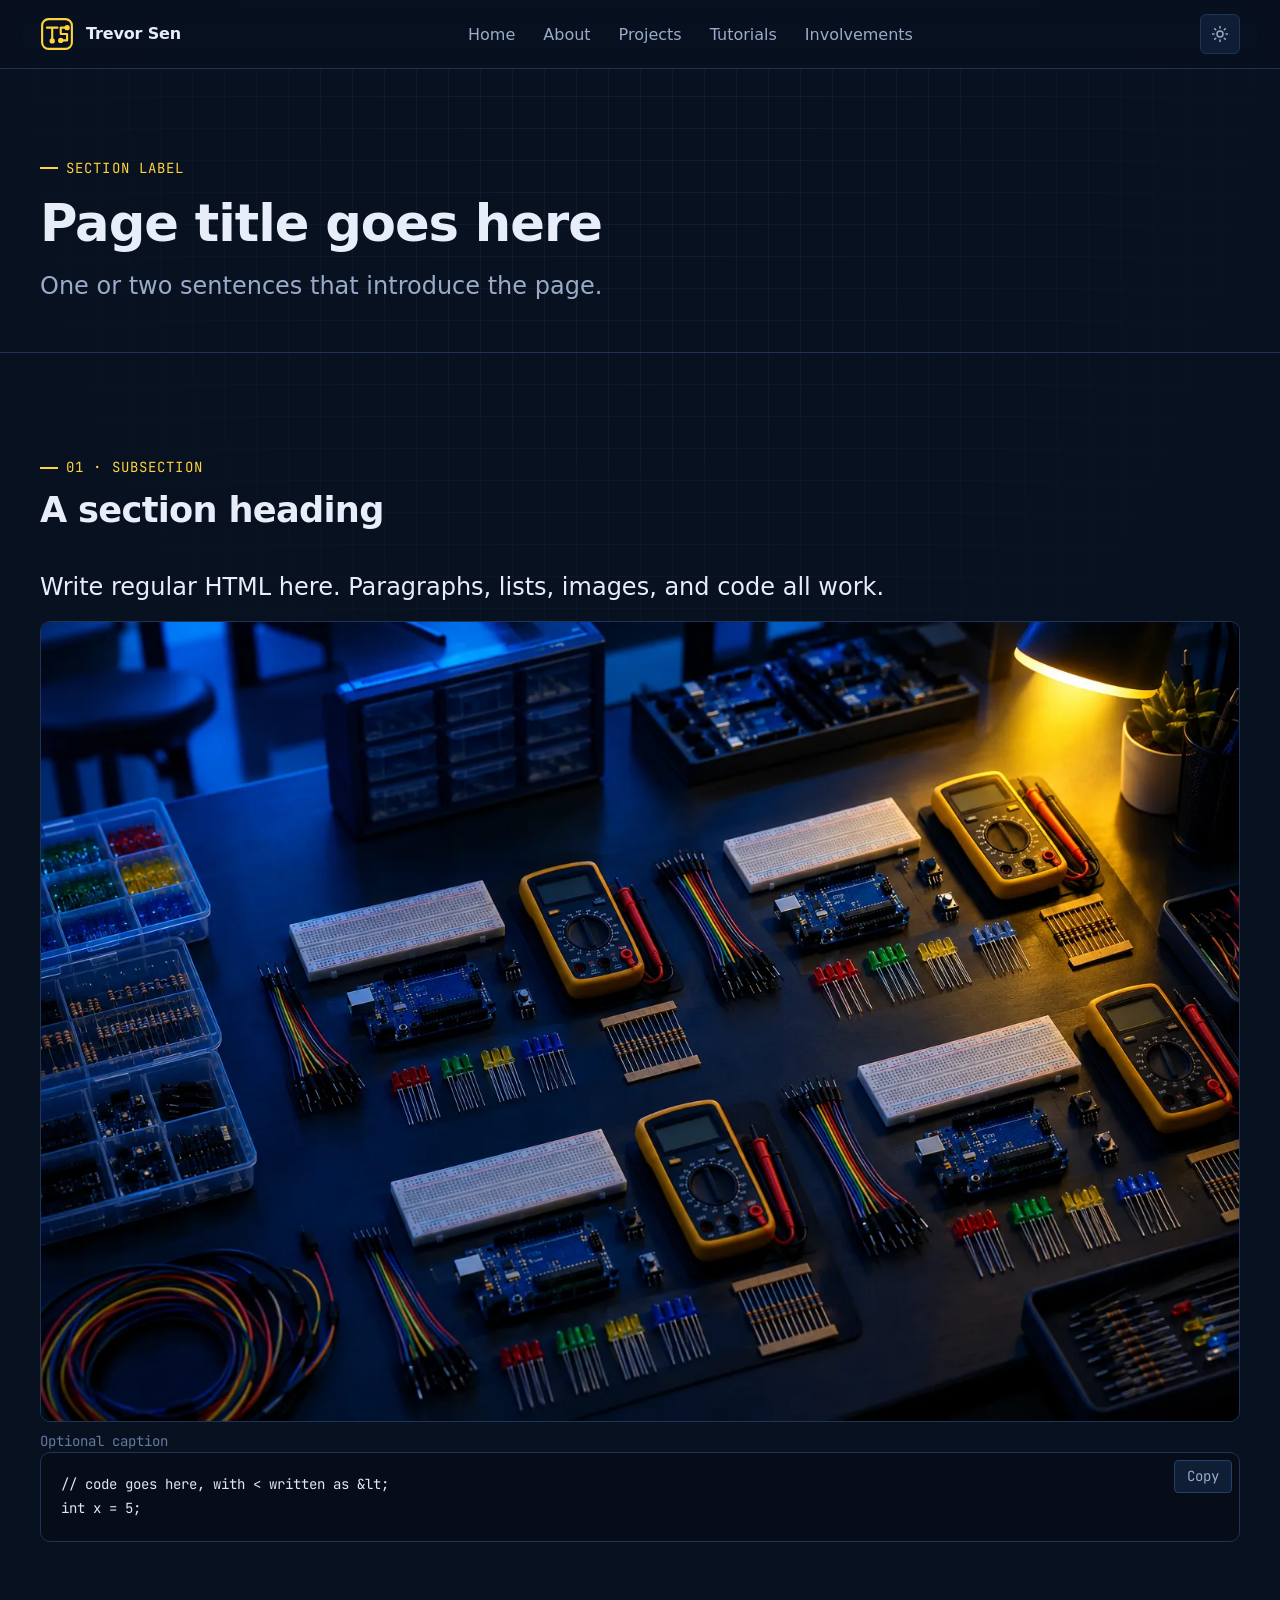
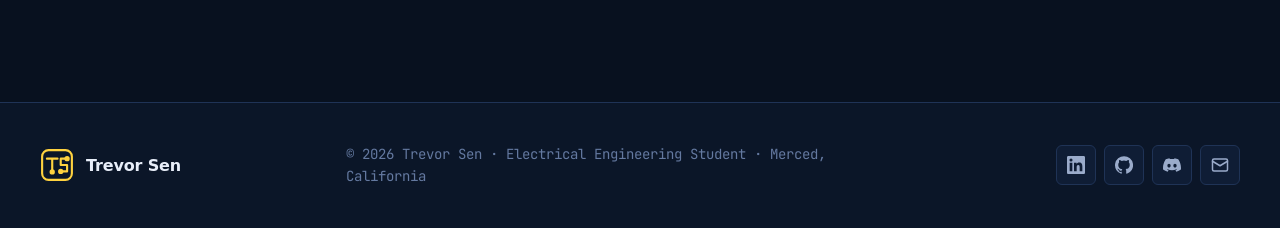
<file: _template.html>
<!doctype html>
<html lang="en" data-theme="dark">
<head>
<meta charset="utf-8">
<meta name="viewport" content="width=device-width, initial-scale=1">
<title>New Page · Trevor Sen</title>
<meta name="description" content="Describe this page in about 150 characters for search engines and link previews.">
<meta property="og:title" content="New Page · Trevor Sen">
<meta property="og:description" content="Describe this page in about 150 characters for search engines and link previews.">
<meta property="og:image" content="assets/img/hero-pcb.webp">
<meta name="theme-color" content="#08111f">
<link rel="icon" href="assets/img/favicon.svg" type="image/svg+xml">
<link rel="preconnect" href="https://api.fontshare.com" crossorigin>
<link rel="preconnect" href="https://fonts.googleapis.com">
<link rel="preconnect" href="https://fonts.gstatic.com" crossorigin>
<link href="https://api.fontshare.com/v2/css?f[]=cabinet-grotesk@700,800&f[]=satoshi@400,500,700&display=swap" rel="stylesheet">
<link href="https://fonts.googleapis.com/css2?family=JetBrains+Mono:wght@400;600;700&display=swap" rel="stylesheet">
<link rel="stylesheet" href="assets/css/style.css">
</head>
<body data-page="newpage">
<main id="main">

<!-- STARTER PAGE: copy this file, rename it (e.g. research.html), and edit.
     See EDITING-GUIDE.md → "Add a new page". -->
<section class="page-head">
  <div class="container">
    <span class="label">Section label</span>
    <h1>Page title goes here</h1>
    <p>One or two sentences that introduce the page.</p>
  </div>
</section>
<section class="section">
  <div class="container">
    <div class="section-head">
      <div><span class="label">01 · Subsection</span><h2>A section heading</h2></div>
    </div>
    <div class="prose">
      <p>Write regular HTML here. Paragraphs, lists, images, and code all work.</p>
      <figure class="block-img"><img src="assets/img/workshop.webp" alt="Describe the image"><figcaption>Optional caption</figcaption></figure>
      <figure class="code"><button class="copy" type="button">Copy</button><pre><code>// code goes here, with &lt; written as &amp;lt;
int x = 5;</code></pre></figure>
    </div>
  </div>
</section>
</main>
<script src="assets/js/data.js"></script>
<script src="assets/js/site.js"></script>
</body>
</html>
</file>
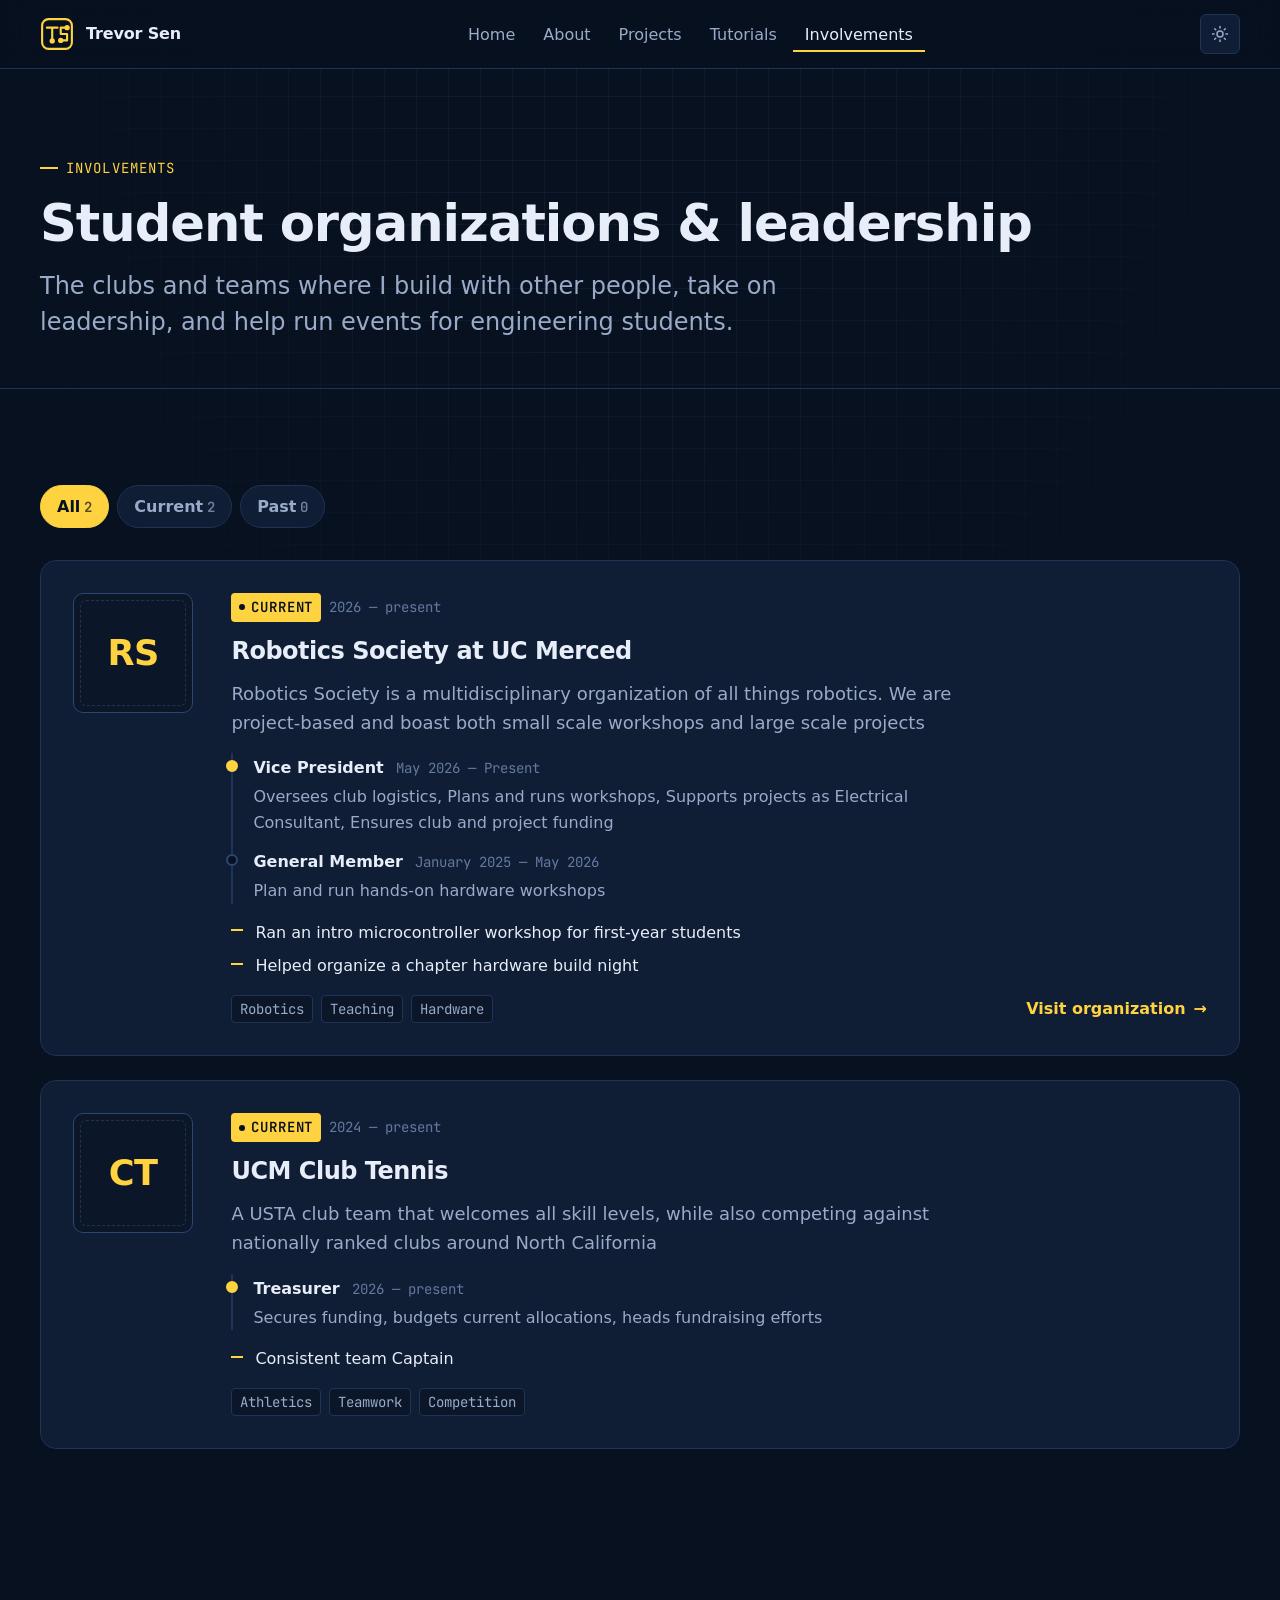
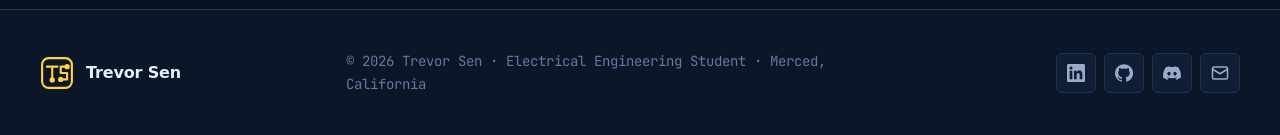
<file: involvements.html>
<!doctype html>
<html lang="en" data-theme="dark">
<head>
<meta charset="utf-8">
<meta name="viewport" content="width=device-width, initial-scale=1">
<title>Involvements · Trevor Cho</title>
<meta name="description" content="Student organizations, clubs, and leadership roles Trevor Cho has taken on as an electrical engineering student.">
<meta property="og:title" content="Involvements · Trevor Cho">
<meta property="og:description" content="Student organizations, clubs, and leadership roles Trevor Cho has taken on as an electrical engineering student.">
<meta property="og:image" content="assets/img/hero-pcb.webp">
<meta name="theme-color" content="#08111f">
<link rel="icon" href="assets/img/favicon.svg" type="image/svg+xml">
<link rel="preconnect" href="https://api.fontshare.com" crossorigin>
<link rel="preconnect" href="https://fonts.googleapis.com">
<link rel="preconnect" href="https://fonts.gstatic.com" crossorigin>
<link href="https://api.fontshare.com/v2/css?f[]=cabinet-grotesk@700,800&f[]=satoshi@400,500,700&display=swap" rel="stylesheet">
<link href="https://fonts.googleapis.com/css2?family=JetBrains+Mono:wght@400;600;700&display=swap" rel="stylesheet">
<link rel="stylesheet" href="assets/css/style.css">
</head>
<body data-page="involvements">
<main id="main">

<section class="page-head">
  <div class="container">
    <span class="label">Involvements</span>
    <h1>Student organizations &amp; leadership</h1>
    <p>The clubs and teams where I build with other people, take on leadership, and help run events for engineering students.</p>
  </div>
</section>
<section class="section">
  <div class="container">
    <div class="filters" data-filters role="group" aria-label="Filter involvements"></div>
    <div class="org-list" data-involvements></div>
  </div>
</section>
</main>
<script src="assets/js/data.js"></script>
<script src="assets/js/site.js"></script>
</body>
</html>
</file>
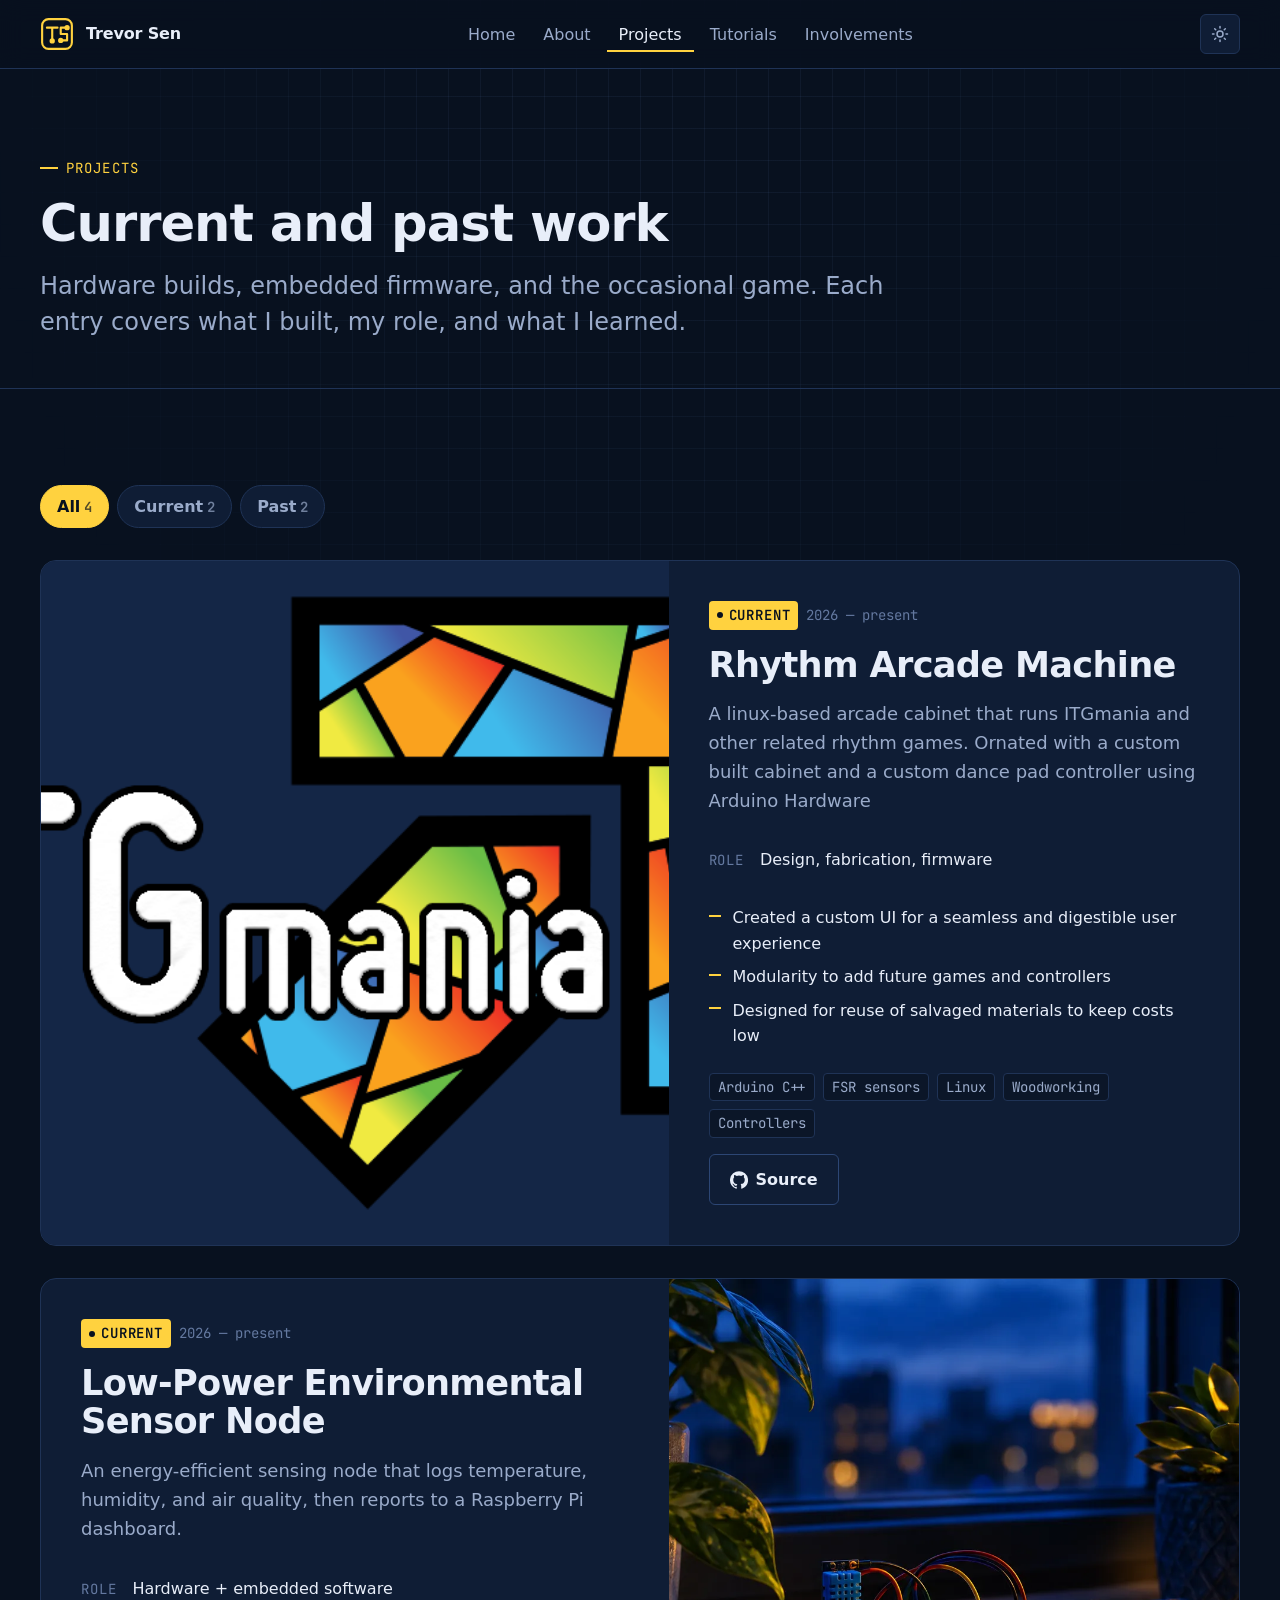
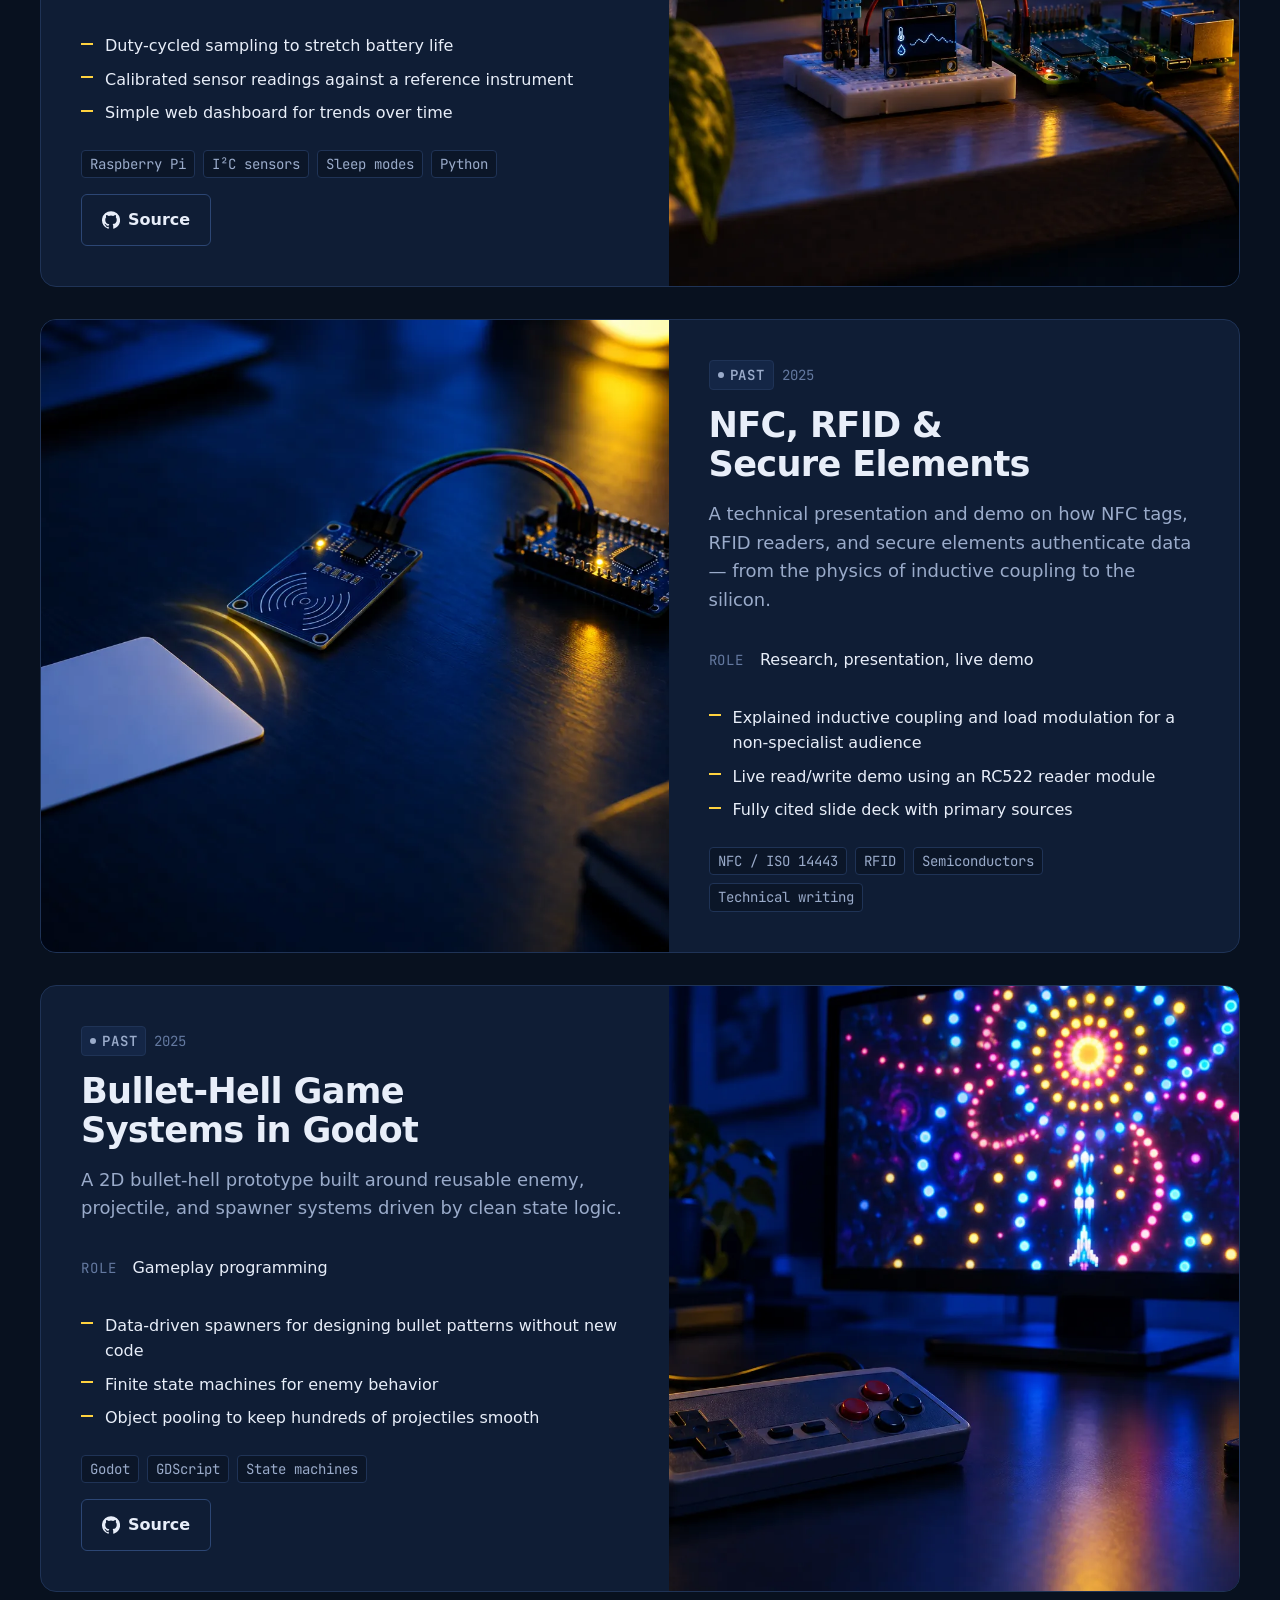
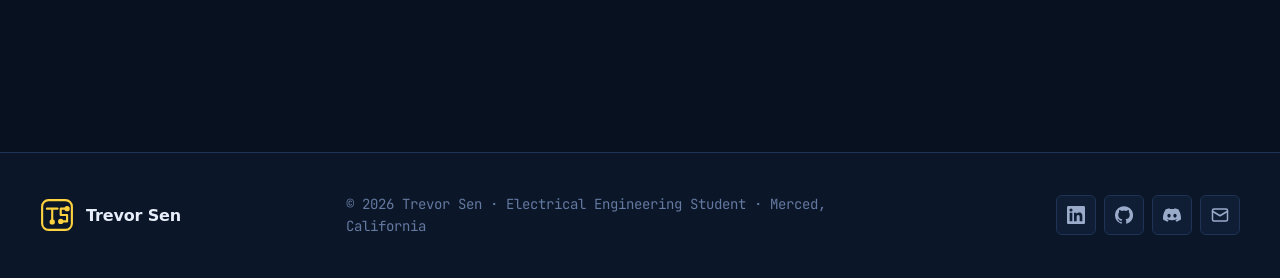
<file: projects.html>
<!doctype html>
<html lang="en" data-theme="dark">
<head>
<meta charset="utf-8">
<meta name="viewport" content="width=device-width, initial-scale=1">
<title>Projects · Trevor Cho</title>
<meta name="description" content="Current and past electrical engineering projects by Trevor Cho: embedded systems, sensors, rhythm game hardware, and more.">
<meta property="og:title" content="Projects · Trevor Cho">
<meta property="og:description" content="Current and past electrical engineering projects by Trevor Cho: embedded systems, sensors, rhythm game hardware, and more.">
<meta property="og:image" content="assets/img/hero-pcb.webp">
<meta name="theme-color" content="#08111f">
<link rel="icon" href="assets/img/favicon.svg" type="image/svg+xml">
<link rel="preconnect" href="https://api.fontshare.com" crossorigin>
<link rel="preconnect" href="https://fonts.googleapis.com">
<link rel="preconnect" href="https://fonts.gstatic.com" crossorigin>
<link href="https://api.fontshare.com/v2/css?f[]=cabinet-grotesk@700,800&f[]=satoshi@400,500,700&display=swap" rel="stylesheet">
<link href="https://fonts.googleapis.com/css2?family=JetBrains+Mono:wght@400;600;700&display=swap" rel="stylesheet">
<link rel="stylesheet" href="assets/css/style.css">
</head>
<body data-page="projects">
<main id="main">

<section class="page-head">
  <div class="container">
    <span class="label">Projects</span>
    <h1>Current and past work</h1>
    <p>Hardware builds, embedded firmware, and the occasional game. Each entry covers what I built, my role, and what I learned.</p>
  </div>
</section>
<section class="section">
  <div class="container">
    <div class="filters" data-filters role="group" aria-label="Filter projects"></div>
    <div class="project-list" data-projects></div>
  </div>
</section>
</main>
<script src="assets/js/data.js"></script>
<script src="assets/js/site.js"></script>
</body>
</html>
</file>
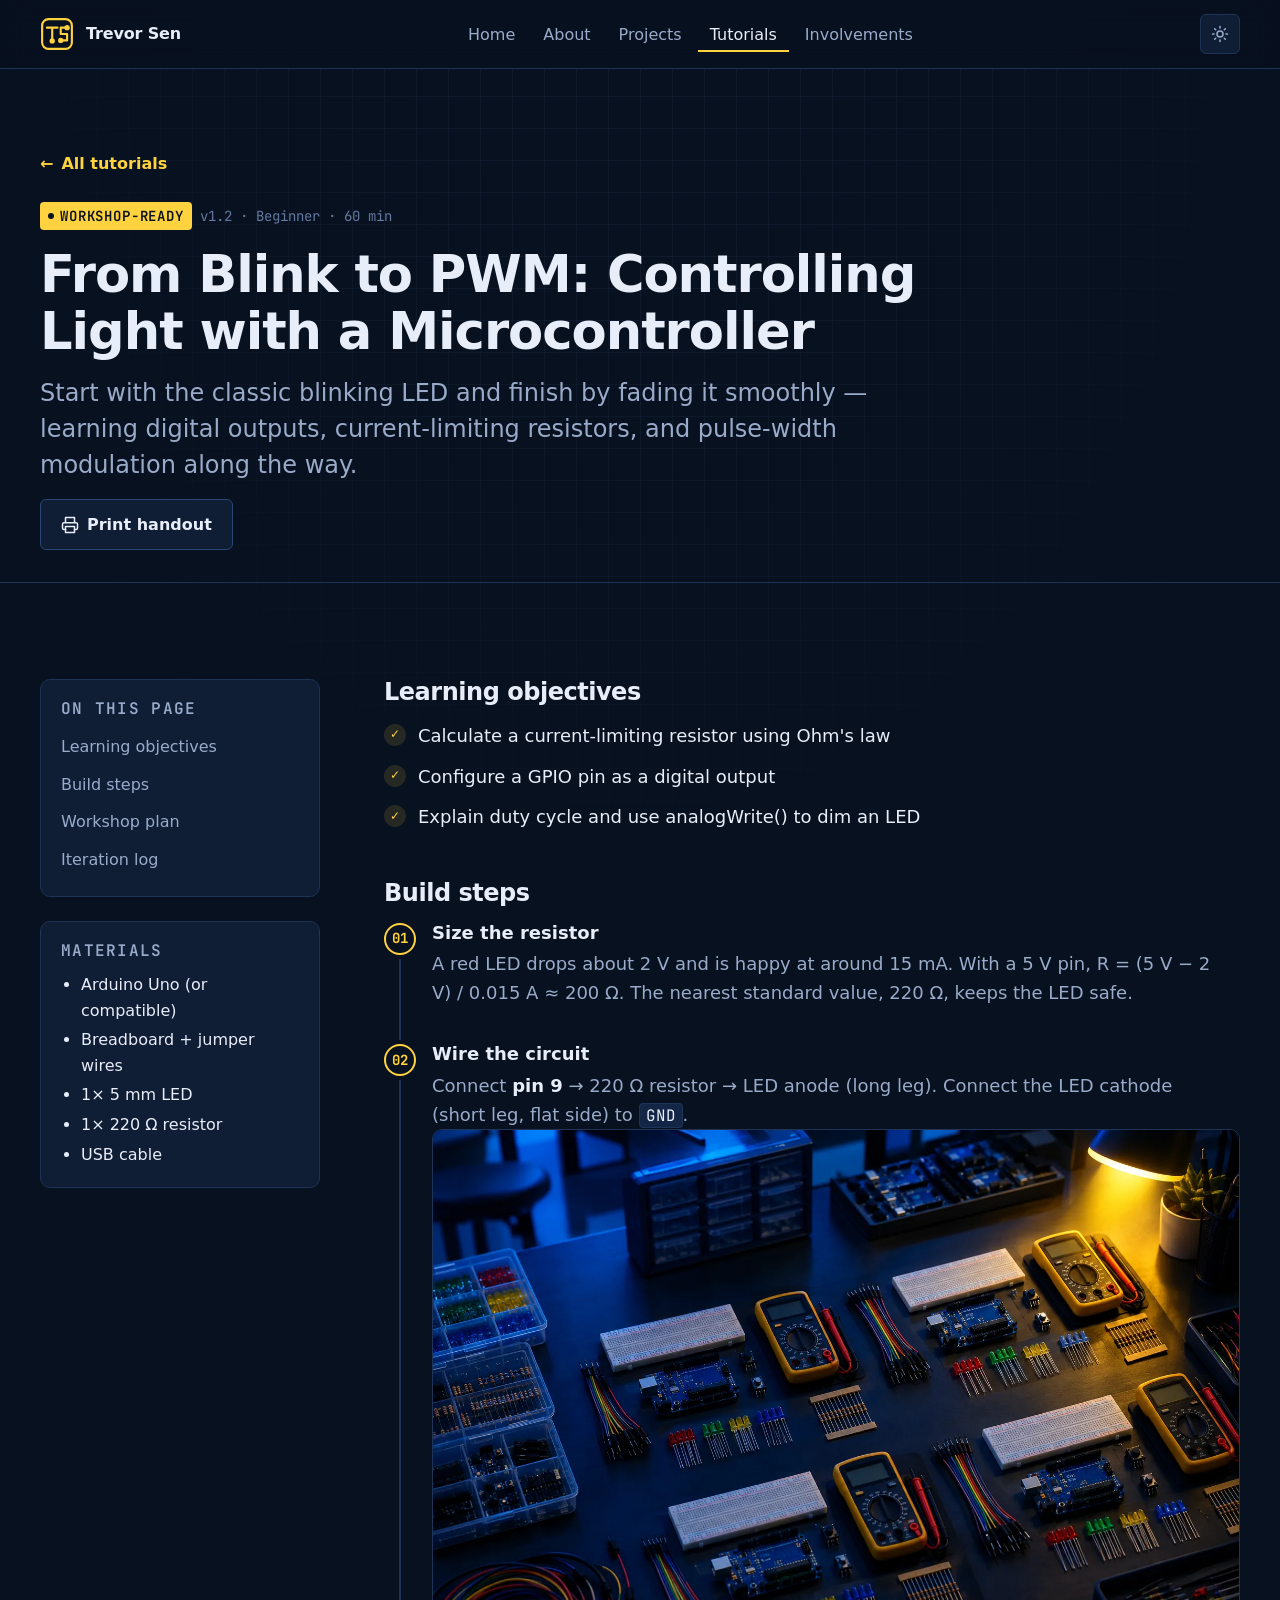
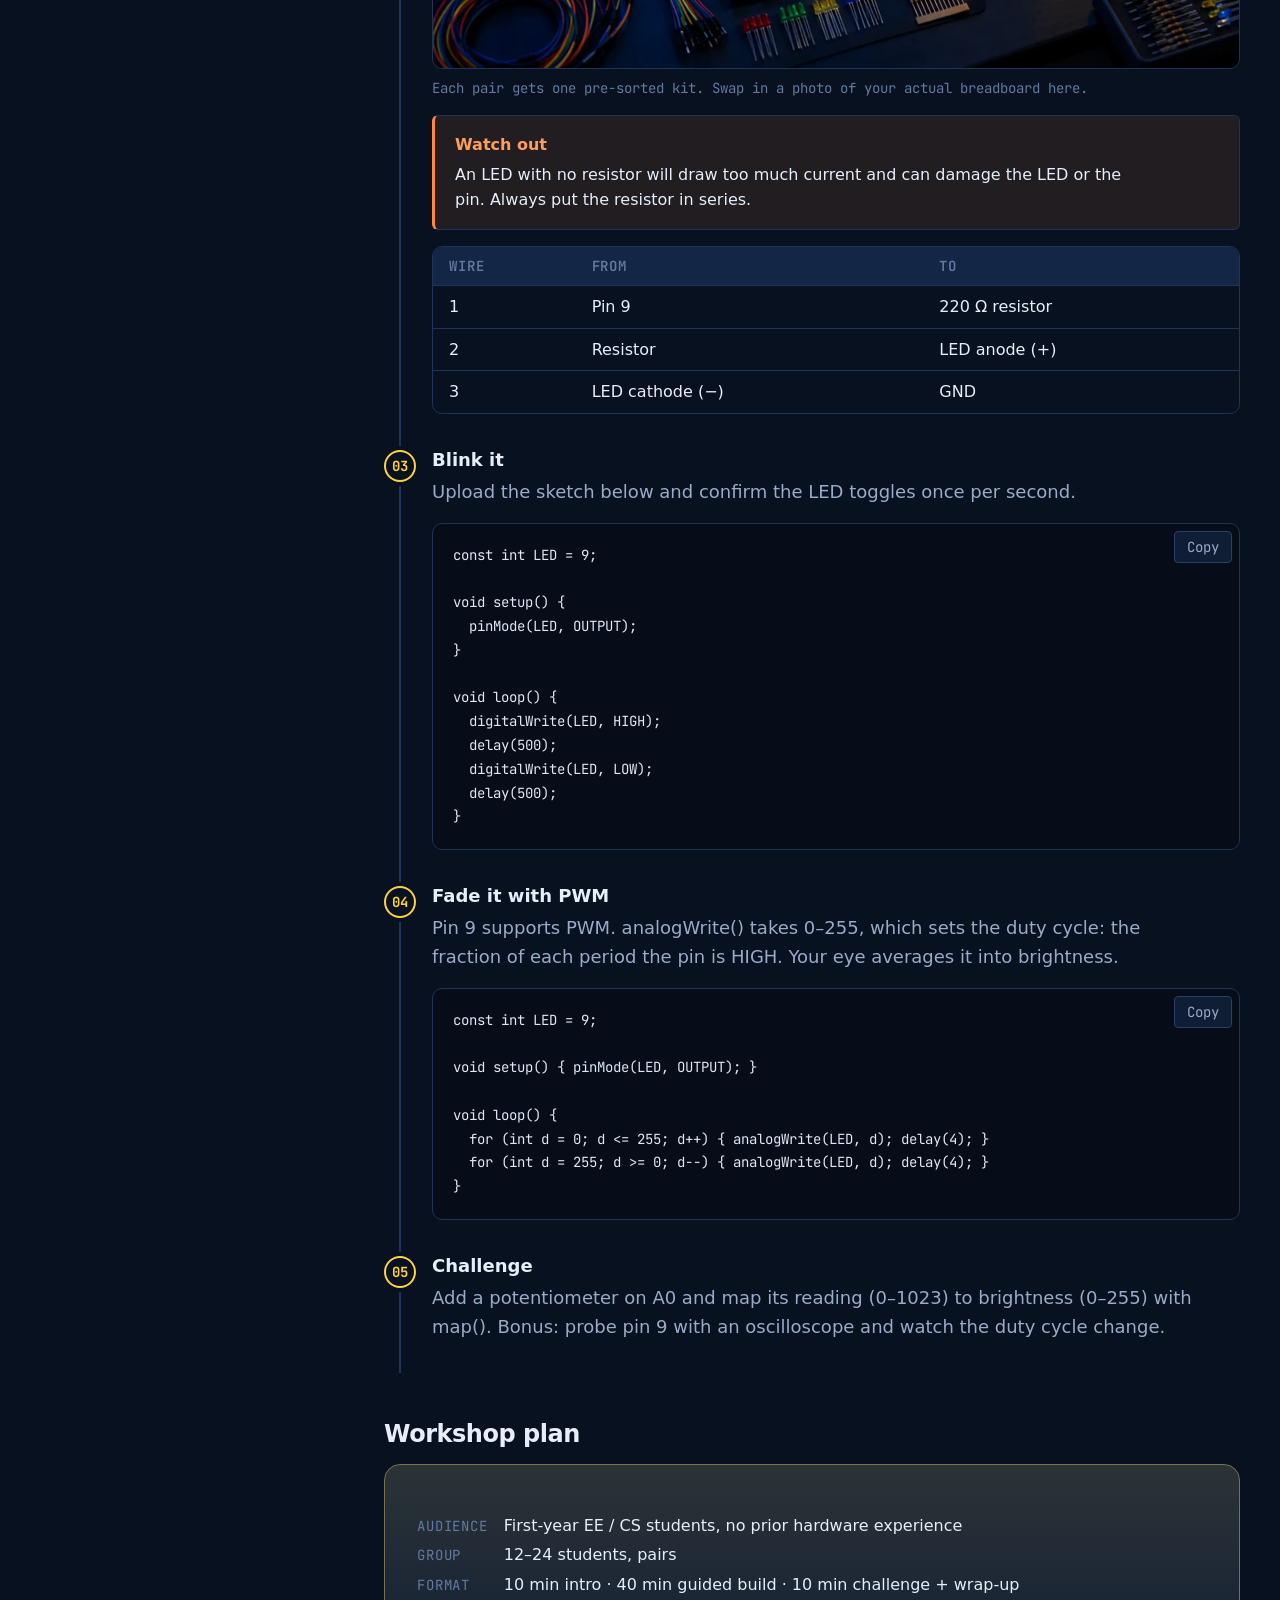
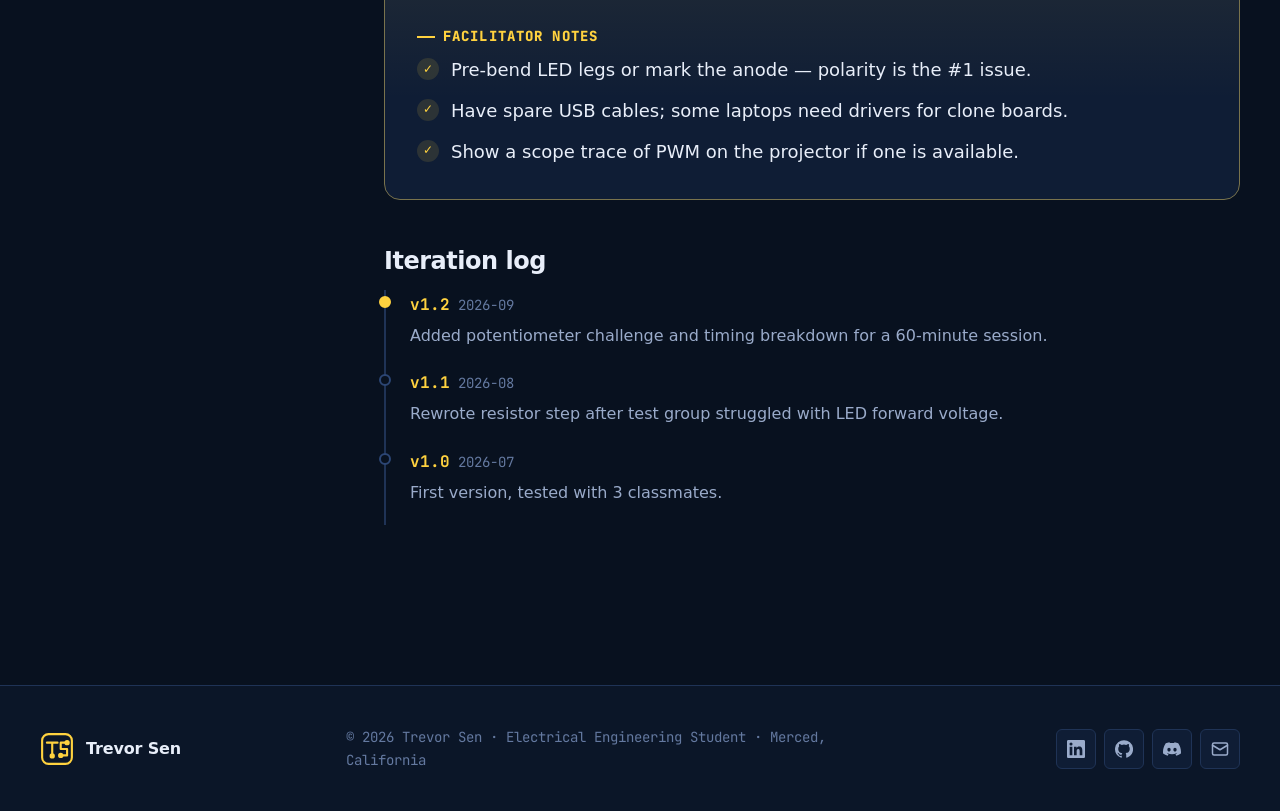
<file: tutorial.html>
<!doctype html>
<html lang="en" data-theme="dark">
<head>
<meta charset="utf-8">
<meta name="viewport" content="width=device-width, initial-scale=1">
<title>Tutorial · Trevor Cho</title>
<meta name="description" content="A hands-on electronics tutorial and workshop plan.">
<meta property="og:title" content="Tutorial · Trevor Cho">
<meta property="og:description" content="A hands-on electronics tutorial and workshop plan.">
<meta property="og:image" content="assets/img/hero-pcb.webp">
<meta name="theme-color" content="#08111f">
<link rel="icon" href="assets/img/favicon.svg" type="image/svg+xml">
<link rel="preconnect" href="https://api.fontshare.com" crossorigin>
<link rel="preconnect" href="https://fonts.googleapis.com">
<link rel="preconnect" href="https://fonts.gstatic.com" crossorigin>
<link href="https://api.fontshare.com/v2/css?f[]=cabinet-grotesk@700,800&f[]=satoshi@400,500,700&display=swap" rel="stylesheet">
<link href="https://fonts.googleapis.com/css2?family=JetBrains+Mono:wght@400;600;700&display=swap" rel="stylesheet">
<link rel="stylesheet" href="assets/css/style.css">
</head>
<body data-page="tutorial">
<main id="main">

<section class="page-head"><div class="container" data-t-head></div></section>
<section class="section">
  <div class="container tut-layout">
    <aside class="tut-aside" data-t-aside></aside>
    <article class="tut-main" data-t-main></article>
  </div>
</section>
</main>
<script src="assets/js/data.js"></script>
<script src="assets/js/site.js"></script>
</body>
</html>
</file>
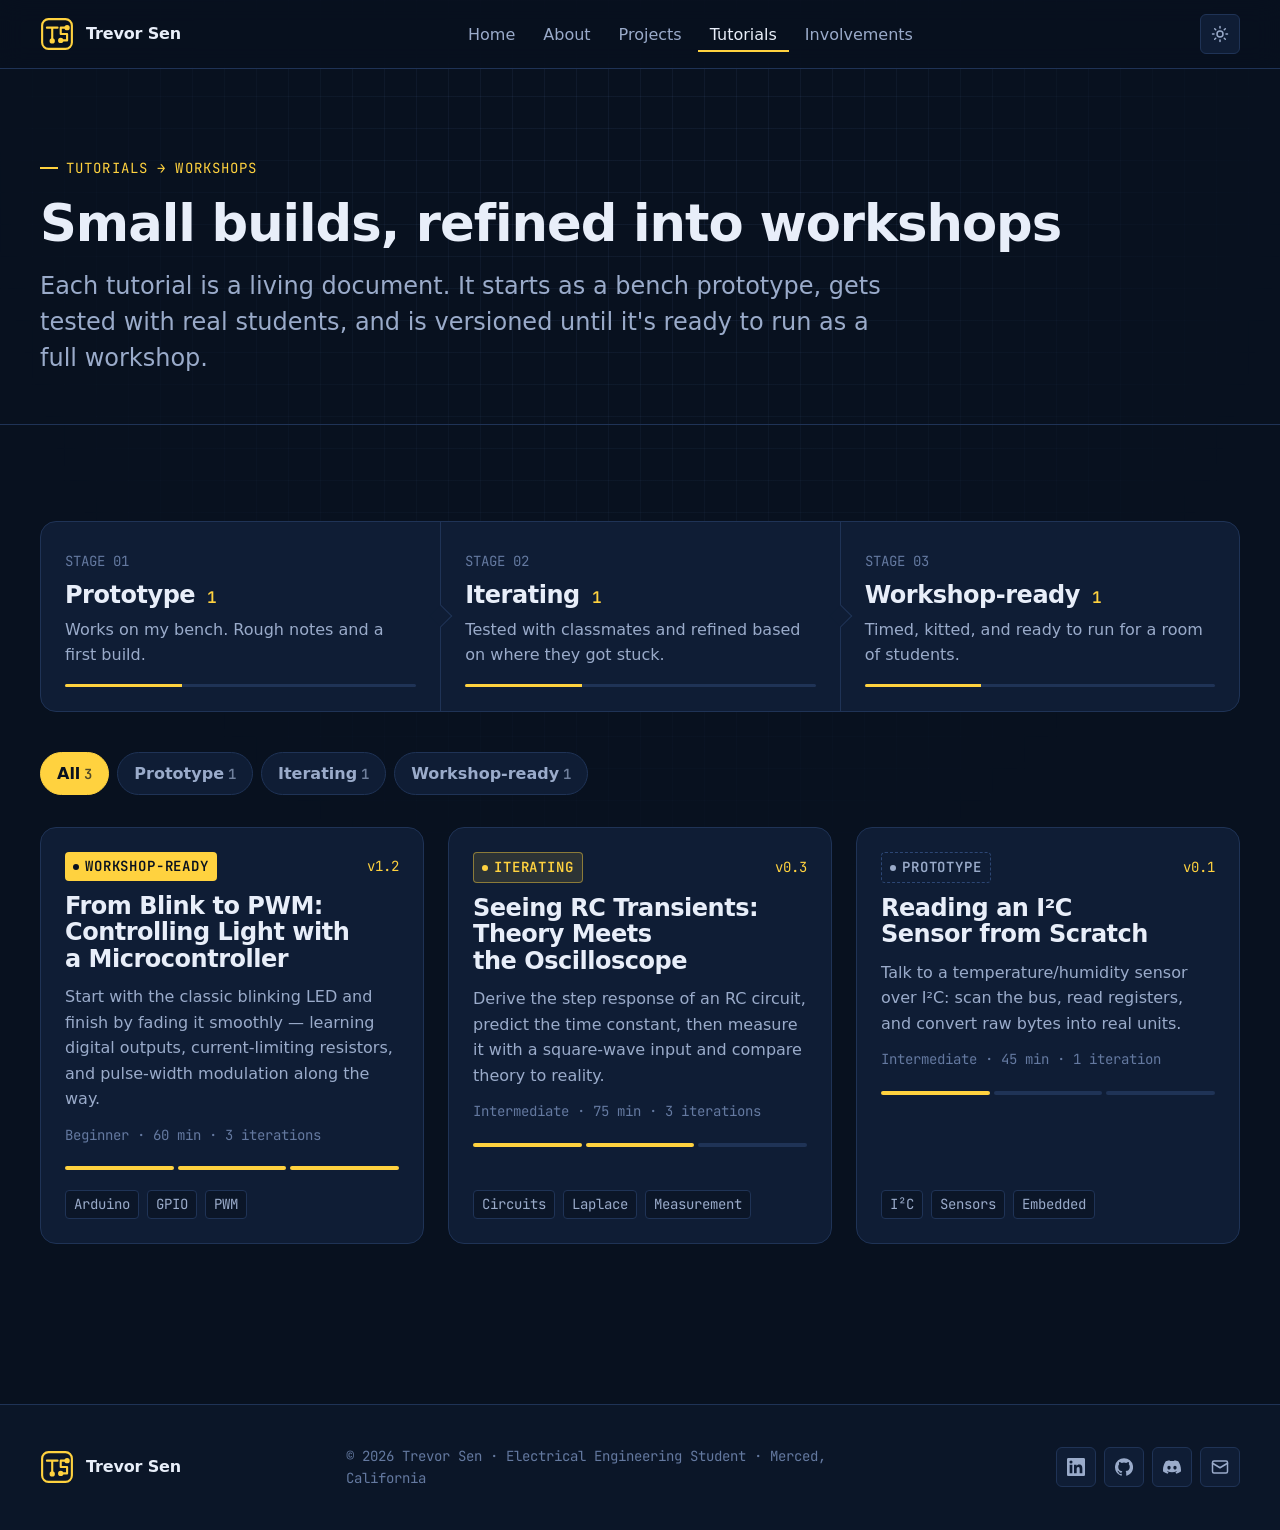
<file: tutorials.html>
<!doctype html>
<html lang="en" data-theme="dark">
<head>
<meta charset="utf-8">
<meta name="viewport" content="width=device-width, initial-scale=1">
<title>Tutorials & Workshops · Trevor Cho</title>
<meta name="description" content="Hands-on electronics tutorials that are iterated into workshops for engineering students.">
<meta property="og:title" content="Tutorials & Workshops · Trevor Cho">
<meta property="og:description" content="Hands-on electronics tutorials that are iterated into workshops for engineering students.">
<meta property="og:image" content="assets/img/hero-pcb.webp">
<meta name="theme-color" content="#08111f">
<link rel="icon" href="assets/img/favicon.svg" type="image/svg+xml">
<link rel="preconnect" href="https://api.fontshare.com" crossorigin>
<link rel="preconnect" href="https://fonts.googleapis.com">
<link rel="preconnect" href="https://fonts.gstatic.com" crossorigin>
<link href="https://api.fontshare.com/v2/css?f[]=cabinet-grotesk@700,800&f[]=satoshi@400,500,700&display=swap" rel="stylesheet">
<link href="https://fonts.googleapis.com/css2?family=JetBrains+Mono:wght@400;600;700&display=swap" rel="stylesheet">
<link rel="stylesheet" href="assets/css/style.css">
</head>
<body data-page="tutorials">
<main id="main">

<section class="page-head">
  <div class="container">
    <span class="label">Tutorials → Workshops</span>
    <h1>Small builds, refined into workshops</h1>
    <p>Each tutorial is a living document. It starts as a bench prototype, gets tested with real students, and is versioned until it's ready to run as a full workshop.</p>
  </div>
</section>
<section class="section">
  <div class="container">
    <div class="pipeline" data-pipeline></div>
    <div class="filters" data-filters role="group" aria-label="Filter tutorials by stage"></div>
    <div class="grid grid-3" data-tutorials></div>
  </div>
</section>
</main>
<script src="assets/js/data.js"></script>
<script src="assets/js/site.js"></script>
</body>
</html>
</file>
<file: assets/css/style.css>
/* ================= Tokens ================= */
:root {
  --text-xs: clamp(0.75rem, 0.7rem + 0.25vw, 0.875rem);
  --text-sm: clamp(0.875rem, 0.8rem + 0.35vw, 1rem);
  --text-base: clamp(1rem, 0.95rem + 0.25vw, 1.125rem);
  --text-lg: clamp(1.125rem, 1rem + 0.75vw, 1.5rem);
  --text-xl: clamp(1.5rem, 1.2rem + 1.25vw, 2.25rem);
  --text-2xl: clamp(2rem, 1.2rem + 2.5vw, 3.5rem);
  --text-hero: clamp(2.75rem, 1rem + 5.5vw, 6rem);

  --space-1: .25rem; --space-2: .5rem; --space-3: .75rem; --space-4: 1rem;
  --space-5: 1.25rem; --space-6: 1.5rem; --space-8: 2rem; --space-10: 2.5rem;
  --space-12: 3rem; --space-16: 4rem; --space-20: 5rem; --space-24: 6rem; --space-32: 8rem;

  --font-display: 'Cabinet Grotesk', 'Satoshi', system-ui, sans-serif;
  --font-body: 'Satoshi', 'Inter', system-ui, sans-serif;
  --font-mono: 'JetBrains Mono', ui-monospace, monospace;

  --radius-sm: 6px; --radius: 10px; --radius-lg: 16px;
  --max: 1200px;
  --ease: cubic-bezier(.16, 1, .3, 1);
}

/* Dark (default): deep navy + bright yellow */
:root, [data-theme="dark"] {
  --bg: #08111f;
  --bg-2: #0b1628;
  --surface: #0f1d35;
  --surface-2: #142646;
  --border: #1f3356;
  --border-strong: #2c4674;
  --text: #e8eef9;
  --text-muted: #9aabca;
  --text-faint: #6479a0;
  --accent: #ffd23f;          /* fills, highlights */
  --accent-ink: #ffd23f;      /* accent used as text on bg */
  --on-accent: #08111f;
  --accent-soft: rgba(255, 210, 63, .12);
  --grid-line: rgba(120, 160, 230, .07);
  --shadow: 0 10px 40px -12px rgba(0, 0, 0, .6);
  color-scheme: dark;
}

[data-theme="light"] {
  --bg: #f3f6fc;
  --bg-2: #e9eef8;
  --surface: #ffffff;
  --surface-2: #eef2fa;
  --border: #d4dcec;
  --border-strong: #b5c2dc;
  --text: #0a1a36;
  --text-muted: #45587c;
  --text-faint: #6d7fa1;
  --accent: #ffc928;
  --accent-ink: #8a6200;
  --on-accent: #0a1a36;
  --accent-soft: rgba(255, 201, 40, .22);
  --grid-line: rgba(10, 40, 100, .06);
  --shadow: 0 10px 30px -14px rgba(10, 26, 54, .25);
  color-scheme: light;
}

/* ================= Base ================= */
*, *::before, *::after { box-sizing: border-box; }
html { -webkit-text-size-adjust: 100%; scroll-behavior: smooth; scroll-padding-top: 88px; }
body {
  margin: 0;
  font-family: var(--font-body);
  font-size: var(--text-base);
  line-height: 1.6;
  color: var(--text);
  background: var(--bg);
  -webkit-font-smoothing: antialiased;
  min-height: 100dvh;
  display: flex; flex-direction: column;
}
body::before { /* blueprint grid */
  content: ""; position: fixed; inset: 0; z-index: -1; pointer-events: none;
  background-image:
    linear-gradient(var(--grid-line) 1px, transparent 1px),
    linear-gradient(90deg, var(--grid-line) 1px, transparent 1px);
  background-size: 32px 32px;
  mask-image: radial-gradient(ellipse at top, #000 20%, transparent 75%);
}
main { flex: 1; }
img { max-width: 100%; display: block; height: auto; }
a { color: inherit; text-decoration: none; }
p { margin: 0 0 var(--space-4); max-width: 68ch; }
h1, h2, h3, h4 { font-family: var(--font-display); line-height: 1.1; margin: 0; font-weight: 800; letter-spacing: -0.02em; text-wrap: balance; }
code, pre { font-family: var(--font-mono); font-variant-ligatures: none; }
::selection { background: var(--accent); color: var(--on-accent); }
:focus-visible { outline: 2px solid var(--accent); outline-offset: 3px; border-radius: 4px; }
button { font: inherit; color: inherit; cursor: pointer; }

.container { width: min(100% - 2 * var(--space-6), var(--max)); margin-inline: auto; }
.section { padding-block: clamp(var(--space-12), 8vw, var(--space-24)); }
.skip { position: absolute; left: -999px; top: 0; background: var(--accent); color: var(--on-accent); padding: var(--space-2) var(--space-4); z-index: 100; }
.skip:focus { left: var(--space-4); top: var(--space-4); }

/* Mono label like a schematic ref designator */
.label {
  font-family: var(--font-mono); font-size: var(--text-xs); letter-spacing: .08em;
  text-transform: uppercase; color: var(--accent-ink);
  display: inline-flex; align-items: center; gap: var(--space-2);
}
.label::before { content: ""; width: 18px; height: 2px; background: currentColor; }
.muted { color: var(--text-muted); }

/* ================= Header ================= */
.site-header {
  position: sticky; top: 0; z-index: 50;
  background: color-mix(in srgb, var(--bg) 82%, transparent);
  backdrop-filter: blur(12px); -webkit-backdrop-filter: blur(12px);
  border-bottom: 1px solid var(--border);
}
.nav { display: flex; align-items: center; justify-content: space-between; height: 68px; gap: var(--space-4); }
.brand { display: flex; align-items: center; gap: var(--space-3); font-family: var(--font-display); font-weight: 800; font-size: var(--text-sm); letter-spacing: -.01em; }
.brand svg { width: 34px; height: 34px; color: var(--accent); flex: none; }
.nav-links { display: flex; align-items: center; gap: var(--space-1); list-style: none; margin: 0; padding: 0; }
.nav-links a {
  font-size: var(--text-sm); font-weight: 500; color: var(--text-muted);
  padding: var(--space-2) var(--space-3); border-radius: var(--radius-sm);
  transition: color .2s, background .2s;
}
.nav-links a:hover { color: var(--text); background: var(--surface); }
.nav-links a[aria-current="page"] { color: var(--text); box-shadow: inset 0 -2px 0 var(--accent); border-radius: 0; }
.nav-tools { display: flex; align-items: center; gap: var(--space-2); }
.icon-btn {
  width: 40px; height: 40px; display: grid; place-items: center;
  border: 1px solid var(--border); background: var(--surface); border-radius: var(--radius-sm);
  color: var(--text-muted); transition: color .2s, border-color .2s;
}
.icon-btn:hover { color: var(--accent-ink); border-color: var(--border-strong); }
.icon-btn svg { width: 18px; height: 18px; }
.menu-btn { display: none; }

@media (max-width: 760px) {
  .menu-btn { display: grid; }
  .nav-links {
    position: absolute; top: 68px; left: 0; right: 0; flex-direction: column; align-items: stretch;
    background: var(--bg-2); border-bottom: 1px solid var(--border); padding: var(--space-3) var(--space-4) var(--space-6);
    display: none;
  }
  .nav-links.open { display: flex; }
  .nav-links a { padding: var(--space-3); font-size: var(--text-base); }
  .nav-links a[aria-current="page"] { box-shadow: inset 3px 0 0 var(--accent); }
}

/* ================= Buttons ================= */
.btn {
  display: inline-flex; align-items: center; gap: var(--space-2);
  font-size: var(--text-sm); font-weight: 700; padding: var(--space-3) var(--space-5);
  border-radius: var(--radius-sm); border: 1px solid var(--border-strong);
  background: var(--surface); color: var(--text);
  transition: transform .2s var(--ease), background .2s, border-color .2s, color .2s;
}
.btn:hover { transform: translateY(-1px); border-color: var(--accent); }
.btn svg { width: 18px; height: 18px; }
.btn-primary { background: var(--accent); color: var(--on-accent); border-color: var(--accent); }
.btn-primary:hover { filter: brightness(1.05); }
.btn-row { display: flex; flex-wrap: wrap; gap: var(--space-3); }

/* ================= Hero ================= */
.hero { padding-block: clamp(var(--space-12), 9vw, var(--space-24)) clamp(var(--space-12), 6vw, var(--space-20)); position: relative; }
.hero-grid { display: grid; grid-template-columns: 1.35fr 1fr; gap: clamp(var(--space-8), 6vw, var(--space-20)); align-items: center; }
.hero h1 { font-size: var(--text-hero); line-height: .95; letter-spacing: -.035em; margin: var(--space-5) 0 var(--space-6); }
.hero h1 .hl { color: var(--accent-ink); }
.hero .lede { font-size: var(--text-lg); color: var(--text-muted); max-width: 40ch; line-height: 1.5; margin-bottom: var(--space-8); font-weight: 400; }
.status-pill {
  display: inline-flex; align-items: center; gap: var(--space-2);
  font-family: var(--font-mono); font-size: var(--text-xs); color: var(--text-muted);
  border: 1px solid var(--border); border-radius: 999px; padding: var(--space-1) var(--space-3); background: var(--surface);
}
.status-pill .dot { width: 8px; height: 8px; border-radius: 50%; background: var(--accent); box-shadow: 0 0 0 4px var(--accent-soft); animation: pulse 2.4s infinite; }
@keyframes pulse { 50% { box-shadow: 0 0 0 7px transparent; } }

.headshot-wrap { position: relative; justify-self: center; width: min(100%, 400px); }
.headshot-frame {
  position: relative; aspect-ratio: 1; border-radius: var(--radius-lg); overflow: hidden;
  border: 1px solid var(--border-strong); background: var(--surface);
}
.headshot-frame img { width: 100%; height: 100%; object-fit: cover; }
.headshot-wrap::before, .headshot-wrap::after { /* corner registration marks */
  content: ""; position: absolute; width: 36px; height: 36px; border: 2px solid var(--accent); pointer-events: none;
}
.headshot-wrap::before { top: -12px; left: -12px; border-right: 0; border-bottom: 0; }
.headshot-wrap::after { bottom: -12px; right: -12px; border-left: 0; border-top: 0; }
.headshot-tag {
  position: absolute; left: var(--space-4); bottom: var(--space-4);
  font-family: var(--font-mono); font-size: var(--text-xs);
  background: color-mix(in srgb, var(--bg) 85%, transparent); backdrop-filter: blur(6px);
  border: 1px solid var(--border); border-radius: var(--radius-sm); padding: var(--space-1) var(--space-3); color: var(--text-muted);
}

.socials { display: flex; flex-wrap: wrap; gap: var(--space-3); }
.social {
  display: inline-flex; align-items: center; gap: var(--space-3);
  padding: var(--space-3) var(--space-4) var(--space-3) var(--space-3);
  border: 1px solid var(--border); background: var(--surface); border-radius: var(--radius);
  font-weight: 700; font-size: var(--text-sm);
  transition: border-color .2s, transform .2s var(--ease);
}
.social:hover { border-color: var(--accent); transform: translateY(-2px); }
.social .ico { width: 34px; height: 34px; border-radius: var(--radius-sm); display: grid; place-items: center; background: var(--accent-soft); color: var(--accent-ink); }
.social .ico svg { width: 18px; height: 18px; }
.social small { display: block; font-family: var(--font-mono); font-weight: 400; font-size: var(--text-xs); color: var(--text-faint); line-height: 1.2; }

@media (max-width: 860px) {
  .hero-grid { grid-template-columns: 1fr; }
  .headshot-wrap { order: -1; width: min(70%, 280px); justify-self: start; }
}

/* ================= Section heads ================= */
.section-head { display: flex; align-items: end; justify-content: space-between; gap: var(--space-6); margin-bottom: var(--space-10); flex-wrap: wrap; }
.section-head h2 { font-size: var(--text-xl); margin-top: var(--space-3); }
.section-head p { color: var(--text-muted); margin: var(--space-3) 0 0; }
.link-arrow { font-weight: 700; font-size: var(--text-sm); color: var(--accent-ink); display: inline-flex; gap: var(--space-2); align-items: center; }
.link-arrow:hover span { transform: translateX(3px); }
.link-arrow span { transition: transform .2s var(--ease); }

.page-head { padding-block: clamp(var(--space-12), 7vw, var(--space-20)) var(--space-8); border-bottom: 1px solid var(--border); }
.page-head h1 { font-size: var(--text-2xl); margin: var(--space-4) 0 var(--space-4); }
.page-head p { color: var(--text-muted); font-size: var(--text-lg); max-width: 56ch; line-height: 1.5; }

/* ================= Stats strip ================= */
.strip { border-block: 1px solid var(--border); background: var(--bg-2); }
.strip-grid { display: grid; grid-template-columns: repeat(4, 1fr); }
.strip-item { padding: var(--space-6) var(--space-5); border-left: 1px solid var(--border); }
.strip-item:first-child { border-left: 0; }
.strip-item b { display: block; font-family: var(--font-display); font-size: var(--text-xl); color: var(--accent-ink); line-height: 1.1; }
.strip-item span { font-size: var(--text-xs); color: var(--text-muted); font-family: var(--font-mono); text-transform: uppercase; letter-spacing: .06em; }
@media (max-width: 760px) { .strip-grid { grid-template-columns: 1fr 1fr; } .strip-item:nth-child(3) { border-left: 0; } .strip-item:nth-child(n+3) { border-top: 1px solid var(--border); } }

/* ================= Cards ================= */
.grid { display: grid; gap: var(--space-6); }
.grid-3 { grid-template-columns: repeat(auto-fill, minmax(min(100%, 320px), 1fr)); }
.card {
  background: var(--surface); border: 1px solid var(--border); border-radius: var(--radius-lg);
  overflow: hidden; display: flex; flex-direction: column;
  transition: border-color .25s, transform .3s var(--ease), box-shadow .3s;
}
.card:hover { border-color: var(--border-strong); transform: translateY(-3px); box-shadow: var(--shadow); }
.card-media { aspect-ratio: 16/10; overflow: hidden; background: var(--surface-2); position: relative; }
.card-media img { width: 100%; height: 100%; object-fit: cover; transition: transform .6s var(--ease); }
.card:hover .card-media img { transform: scale(1.04); }
.card-body { padding: var(--space-6); display: flex; flex-direction: column; gap: var(--space-3); flex: 1; }
.card-body h3 { font-size: var(--text-lg); }
.card-body p { color: var(--text-muted); font-size: var(--text-sm); margin: 0; }
.meta { display: flex; flex-wrap: wrap; gap: var(--space-2); align-items: center; font-family: var(--font-mono); font-size: var(--text-xs); color: var(--text-faint); }
.tags { display: flex; flex-wrap: wrap; gap: var(--space-2); margin-top: auto; padding-top: var(--space-2); }
.tag { font-family: var(--font-mono); font-size: var(--text-xs); padding: 2px var(--space-2); border-radius: 4px; border: 1px solid var(--border); color: var(--text-muted); background: var(--bg-2); }
.badge {
  font-family: var(--font-mono); font-size: var(--text-xs); font-weight: 600; text-transform: uppercase; letter-spacing: .06em;
  padding: 3px var(--space-2); border-radius: 4px; display: inline-flex; align-items: center; gap: 6px;
}
.badge::before { content: ""; width: 6px; height: 6px; border-radius: 50%; background: currentColor; }
.badge-current, .badge-workshop-ready { background: var(--accent); color: var(--on-accent); }
.badge-current::before, .badge-workshop-ready::before { background: var(--on-accent); }
.badge-past { background: var(--surface-2); color: var(--text-muted); border: 1px solid var(--border); }
.badge-iterating { background: var(--accent-soft); color: var(--accent-ink); border: 1px solid color-mix(in srgb, var(--accent) 45%, transparent); }
.badge-prototype { background: transparent; color: var(--text-muted); border: 1px dashed var(--border-strong); }
.card-media .badge { position: absolute; top: var(--space-3); left: var(--space-3); }

/* ================= Filters ================= */
.filters { display: flex; flex-wrap: wrap; gap: var(--space-2); margin-bottom: var(--space-8); }
.filter {
  font-size: var(--text-sm); font-weight: 600; padding: var(--space-2) var(--space-4);
  border-radius: 999px; border: 1px solid var(--border); background: var(--surface); color: var(--text-muted);
}
.filter:hover { color: var(--text); }
.filter[aria-pressed="true"] { background: var(--accent); color: var(--on-accent); border-color: var(--accent); }
.filter .count { font-family: var(--font-mono); font-size: var(--text-xs); opacity: .7; margin-left: 4px; }

/* ================= Project feature rows ================= */
.project-list { display: flex; flex-direction: column; gap: var(--space-8); }
.project {
  display: grid; grid-template-columns: 1.1fr 1fr; gap: 0;
  background: var(--surface); border: 1px solid var(--border); border-radius: var(--radius-lg); overflow: hidden;
}
.project:nth-child(even) .project-media { order: 2; }
.project-media { position: relative; min-height: 300px; background: var(--surface-2); }
.project-media img { position: absolute; inset: 0; width: 100%; height: 100%; object-fit: cover; }
.project-body { padding: clamp(var(--space-6), 4vw, var(--space-10)); display: flex; flex-direction: column; gap: var(--space-4); }
.project-body h3 { font-size: var(--text-xl); }
.project-body p { color: var(--text-muted); margin: 0; }
.project-body ul { margin: 0; padding: 0; list-style: none; display: grid; gap: var(--space-2); }
.project-body li { position: relative; padding-left: var(--space-6); font-size: var(--text-sm); }
.project-body li::before { content: ""; position: absolute; left: 0; top: .6em; width: 12px; height: 2px; background: var(--accent); }
.kv { display: grid; grid-template-columns: auto 1fr; gap: var(--space-1) var(--space-4); font-size: var(--text-sm); }
.kv dt { font-family: var(--font-mono); font-size: var(--text-xs); color: var(--text-faint); text-transform: uppercase; letter-spacing: .06em; padding-top: 2px; }
.kv dd { margin: 0; }
@media (max-width: 860px) {
  .project { grid-template-columns: 1fr; }
  .project:nth-child(even) .project-media { order: 0; }
  .project-media { min-height: 0; aspect-ratio: 16/10; }
}

/* ================= Pipeline (tutorials) ================= */
.pipeline { display: grid; grid-template-columns: repeat(3, 1fr); gap: 0; border: 1px solid var(--border); border-radius: var(--radius-lg); overflow: hidden; background: var(--surface); margin-bottom: var(--space-10); }
.stage { padding: var(--space-6); position: relative; border-left: 1px solid var(--border); }
.stage:first-child { border-left: 0; }
.stage .num { font-family: var(--font-mono); font-size: var(--text-xs); color: var(--text-faint); }
.stage h3 { font-size: var(--text-lg); margin: var(--space-2) 0; display: flex; align-items: baseline; gap: var(--space-3); }
.stage h3 b { font-family: var(--font-mono); font-size: var(--text-sm); color: var(--accent-ink); font-weight: 600; }
.stage p { font-size: var(--text-sm); color: var(--text-muted); margin: 0; }
.stage:not(:last-child)::after {
  content: ""; position: absolute; right: -9px; top: 50%; width: 16px; height: 16px; z-index: 1;
  background: var(--surface); border-top: 1px solid var(--border); border-right: 1px solid var(--border); transform: translateY(-50%) rotate(45deg);
}
.stage .bar { height: 3px; border-radius: 2px; background: var(--border); margin-top: var(--space-4); overflow: hidden; }
.stage .bar i { display: block; height: 100%; background: var(--accent); }
@media (max-width: 760px) {
  .pipeline { grid-template-columns: 1fr; }
  .stage { border-left: 0; border-top: 1px solid var(--border); }
  .stage:first-child { border-top: 0; }
  .stage:not(:last-child)::after { display: none; }
}

.tut-card .card-body { gap: var(--space-3); }
.tut-card .version { font-family: var(--font-mono); font-size: var(--text-xs); color: var(--accent-ink); }
.tut-top { display: flex; justify-content: space-between; align-items: center; gap: var(--space-3); }
.tut-card .progress { display: flex; gap: 4px; margin-top: var(--space-2); }
.tut-card .progress i { flex: 1; height: 4px; border-radius: 2px; background: var(--border); }
.tut-card .progress i.on { background: var(--accent); }

/* ================= Tutorial detail ================= */
.tut-layout { display: grid; grid-template-columns: 280px 1fr; gap: clamp(var(--space-8), 5vw, var(--space-16)); align-items: start; }
.tut-aside { position: sticky; top: 92px; display: flex; flex-direction: column; gap: var(--space-6); }
.panel { background: var(--surface); border: 1px solid var(--border); border-radius: var(--radius); padding: var(--space-5); }
.panel h2, .panel h3 { font-size: var(--text-sm); font-family: var(--font-mono); text-transform: uppercase; letter-spacing: .08em; color: var(--text-muted); margin-bottom: var(--space-3); font-weight: 600; }
.panel ul { margin: 0; padding-left: var(--space-5); font-size: var(--text-sm); display: grid; gap: var(--space-1); }
.toc { list-style: none; padding: 0 !important; counter-reset: s; }
.toc a { display: block; color: var(--text-muted); padding: var(--space-1) 0; }
.toc a:hover { color: var(--accent-ink); }
.tut-main h2 { font-size: var(--text-lg); margin: var(--space-12) 0 var(--space-4); }
.tut-main h2:first-child { margin-top: 0; }
.objectives { list-style: none; padding: 0; margin: 0; display: grid; gap: var(--space-3); }
.objectives li { display: flex; gap: var(--space-3); align-items: flex-start; }
.objectives li::before { content: "✓"; flex: none; width: 22px; height: 22px; border-radius: 50%; display: grid; place-items: center; font-size: 12px; font-weight: 800; background: var(--accent-soft); color: var(--accent-ink); margin-top: 2px; }
.step { position: relative; padding-left: var(--space-12); padding-bottom: var(--space-8); }
.step::before { content: ""; position: absolute; left: 15px; top: 36px; bottom: 0; width: 2px; background: var(--border); }
.step:last-child::before { display: none; }
.step-num { position: absolute; left: 0; top: 0; width: 32px; height: 32px; border-radius: 50%; border: 2px solid var(--accent); display: grid; place-items: center; font-family: var(--font-mono); font-size: var(--text-xs); font-weight: 700; color: var(--accent-ink); background: var(--bg); }
.step h3 { font-size: var(--text-base); font-family: var(--font-body); font-weight: 700; margin: 4px 0 var(--space-2); letter-spacing: 0; }
.step p { color: var(--text-muted); }
.code { position: relative; margin: var(--space-4) 0 0; }
.rich .code { margin-top: var(--space-4); }
.code pre {
  margin: 0; background: #060d19; color: #dfe7f5; border: 1px solid var(--border); border-radius: var(--radius);
  padding: var(--space-5); overflow-x: auto; font-size: var(--text-xs); line-height: 1.7; tab-size: 2;
}
.copy { position: absolute; top: var(--space-2); right: var(--space-2); z-index: 1; font-family: var(--font-mono); font-size: var(--text-xs); padding: 4px var(--space-3); border-radius: 4px; border: 1px solid #25406b; background: #0f1d35; color: #9aabca; }
.copy:hover { color: #ffd23f; }
.workshop-box { border: 1px solid color-mix(in srgb, var(--accent) 40%, var(--border)); background: linear-gradient(180deg, var(--accent-soft), transparent 70%), var(--surface); border-radius: var(--radius-lg); padding: clamp(var(--space-6), 3vw, var(--space-8)); }
.workshop-box .kv { margin-bottom: var(--space-5); }
.timeline { list-style: none; padding: 0; margin: 0; border-left: 2px solid var(--border); }
.timeline li { position: relative; padding: 0 0 var(--space-5) var(--space-6); }
.timeline li::before { content: ""; position: absolute; left: -7px; top: 6px; width: 12px; height: 12px; border-radius: 50%; background: var(--bg); border: 2px solid var(--border-strong); }
.timeline li:first-child::before { background: var(--accent); border-color: var(--accent); }
.timeline b { font-family: var(--font-mono); font-size: var(--text-sm); color: var(--accent-ink); margin-right: var(--space-2); }
.timeline time { font-family: var(--font-mono); font-size: var(--text-xs); color: var(--text-faint); }
.timeline p { margin: var(--space-1) 0 0; font-size: var(--text-sm); color: var(--text-muted); }
@media (max-width: 900px) { .tut-layout { grid-template-columns: 1fr; } .tut-aside { position: static; } }

/* ================= About ================= */
.about-grid { display: grid; grid-template-columns: 1fr 1.4fr; gap: clamp(var(--space-8), 6vw, var(--space-20)); align-items: start; }
.about-grid .headshot-wrap { position: sticky; top: 100px; justify-self: stretch; width: 100%; max-width: 380px; }
.prose p { color: var(--text-muted); }
.prose p:first-child { color: var(--text); font-size: var(--text-lg); line-height: 1.5; }
.prose h2 { font-size: var(--text-lg); margin: var(--space-10) 0 var(--space-4); }
.skills-grid { display: grid; grid-template-columns: repeat(auto-fill, minmax(220px, 1fr)); gap: var(--space-4); }
.skill-group h3 { font-size: var(--text-sm); font-family: var(--font-mono); text-transform: uppercase; letter-spacing: .06em; color: var(--accent-ink); margin-bottom: var(--space-3); font-weight: 600; }
.xp { list-style: none; padding: 0; margin: 0; display: grid; gap: var(--space-4); }
.xp li { display: grid; grid-template-columns: 120px 1fr; gap: var(--space-4); padding: var(--space-5); border: 1px solid var(--border); border-radius: var(--radius); background: var(--surface); }
.xp time { font-family: var(--font-mono); font-size: var(--text-xs); color: var(--text-faint); padding-top: 3px; }
.xp h3 { font-size: var(--text-base); font-family: var(--font-body); letter-spacing: 0; }
.xp p { margin: var(--space-1) 0 0; font-size: var(--text-sm); color: var(--text-muted); }
@media (max-width: 860px) { .about-grid { grid-template-columns: 1fr; } .about-grid .headshot-wrap { position: static; max-width: 260px; } .xp li { grid-template-columns: 1fr; gap: var(--space-1); } }

/* ================= Banner / CTA ================= */
.banner { position: relative; border-radius: var(--radius-lg); overflow: hidden; border: 1px solid var(--border); min-height: 340px; display: flex; align-items: flex-end; }
.banner img { position: absolute; inset: 0; width: 100%; height: 100%; object-fit: cover; }
.banner::after { content: ""; position: absolute; inset: 0; background: linear-gradient(90deg, rgba(6, 13, 25, .95) 0%, rgba(6, 13, 25, .75) 45%, rgba(6, 13, 25, .1) 100%); }
.banner-body { position: relative; z-index: 1; padding: clamp(var(--space-6), 5vw, var(--space-12)); max-width: 560px; color: #e8eef9; }
.banner-body h2 { font-size: var(--text-xl); margin: var(--space-3) 0; }
.banner-body p { color: #b7c4dd; }
.banner-body .label { color: #ffd23f; }

/* ================= Footer ================= */
.site-footer { border-top: 1px solid var(--border); padding-block: var(--space-10); margin-top: var(--space-16); background: var(--bg-2); }
.footer-grid { display: flex; justify-content: space-between; align-items: center; gap: var(--space-6); flex-wrap: wrap; }
.footer-grid p { margin: 0; font-size: var(--text-xs); color: var(--text-faint); font-family: var(--font-mono); }
.footer-socials { display: flex; gap: var(--space-2); }

/* ================= Motion ================= */
.reveal { opacity: 0; transform: translateY(14px); transition: opacity .7s var(--ease), transform .7s var(--ease); }
.reveal.in { opacity: 1; transform: none; }
@media (prefers-reduced-motion: reduce) {
  *, *::before, *::after { animation: none !important; transition: none !important; scroll-behavior: auto !important; }
  .reveal { opacity: 1; transform: none; }
}

/* ================= Print (workshop handouts) ================= */
@media print {
  :root, [data-theme] { --bg: #fff; --bg-2: #fff; --surface: #fff; --surface-2: #fff; --text: #000; --text-muted: #222; --text-faint: #444; --border: #bbb; --accent-ink: #000; --accent-soft: #f2f2f2; }
  body::before, .site-header, .site-footer, .no-print, .copy { display: none !important; }
  .tut-layout { grid-template-columns: 1fr; }
  .tut-aside { position: static; }
  .code pre { background: #f5f5f5; color: #000; white-space: pre-wrap; }
  .step, .panel, .workshop-box { break-inside: avoid; }
}

/* ================= Rich content blocks ================= */
.rich > * + * { margin-top: var(--space-4); }
.rich p { color: var(--text-muted); margin-bottom: 0; }
.rich strong, .rich b { color: var(--text); }
code.ic { font-size: .88em; padding: 1px 6px; border-radius: 4px; background: var(--surface-2); border: 1px solid var(--border); color: var(--text); }
.inline-link { color: var(--accent-ink); text-decoration: underline; text-underline-offset: 3px; text-decoration-thickness: 1px; }
.inline-link:hover { text-decoration-thickness: 2px; }
.code { margin: 0; }
.code-head { display: flex; justify-content: space-between; gap: var(--space-4); font-family: var(--font-mono); font-size: var(--text-xs); color: #9aabca; background: #0b1628; border: 1px solid var(--border); border-bottom: 0; border-radius: var(--radius) var(--radius) 0 0; padding: var(--space-2) var(--space-4); padding-right: 80px; }
.code-head + .copy + pre { border-radius: 0 0 var(--radius) var(--radius); }
.code:has(.code-head) .copy { top: 5px; }
.block-img { margin: 0; }
.block-img img { width: 100%; border-radius: var(--radius); border: 1px solid var(--border); }
.block-img figcaption { font-size: var(--text-xs); color: var(--text-faint); margin-top: var(--space-2); font-family: var(--font-mono); }
.block-h { font-family: var(--font-body); font-size: var(--text-base); font-weight: 700; letter-spacing: 0; }
.callout { border: 1px solid var(--border); border-left: 3px solid var(--accent); background: var(--accent-soft); border-radius: var(--radius-sm); padding: var(--space-4) var(--space-5); }
.callout strong { display: block; font-size: var(--text-sm); margin-bottom: var(--space-1); color: var(--accent-ink); }
.callout p { margin: 0; font-size: var(--text-sm); color: var(--text); }
.callout-warning { border-left-color: #ff8a3d; background: rgba(255, 138, 61, .1); }
.callout-warning strong { color: #ff9d5c; }
[data-theme="light"] .callout-warning strong { color: #b04f00; }
.callout-info { border-left-color: #6ea8ff; background: rgba(110, 168, 255, .1); }
.callout-info strong { color: #8cbaff; }
[data-theme="light"] .callout-info strong { color: #1f5fc4; }
.block-list { margin: 0; padding-left: var(--space-6); color: var(--text-muted); display: grid; gap: var(--space-1); }
.block-table { overflow-x: auto; border: 1px solid var(--border); border-radius: var(--radius); }
.block-table table { width: 100%; border-collapse: collapse; font-size: var(--text-sm); }
.block-table th, .block-table td { text-align: left; padding: var(--space-2) var(--space-4); border-bottom: 1px solid var(--border); }
.block-table th { font-family: var(--font-mono); font-size: var(--text-xs); text-transform: uppercase; letter-spacing: .06em; color: var(--text-faint); background: var(--surface-2); font-weight: 600; }
.block-table tr:last-child td { border-bottom: 0; }
.block-video { aspect-ratio: 16/9; border-radius: var(--radius); overflow: hidden; border: 1px solid var(--border); }
.block-video iframe { width: 100%; height: 100%; border: 0; }

/* ================= Involvements ================= */
.org-list { display: flex; flex-direction: column; gap: var(--space-6); }
.org { display: grid; grid-template-columns: 120px 1fr; gap: clamp(var(--space-5), 3vw, var(--space-10)); background: var(--surface); border: 1px solid var(--border); border-radius: var(--radius-lg); padding: clamp(var(--space-6), 3vw, var(--space-8)); transition: border-color .25s; }
.org:hover { border-color: var(--border-strong); }
.org-logo { width: 120px; height: 120px; border-radius: var(--radius); border: 1px solid var(--border-strong); background: var(--bg-2); display: grid; place-items: center; overflow: hidden; position: relative; }
.org-logo img { width: 100%; height: 100%; object-fit: contain; padding: var(--space-3); }
.org-logo span { font-family: var(--font-display); font-weight: 800; font-size: var(--text-xl); color: var(--accent-ink); letter-spacing: -.02em; }
.org-logo::after { content: ""; position: absolute; inset: 6px; border: 1px dashed var(--border); border-radius: 6px; pointer-events: none; }
.org-body { display: flex; flex-direction: column; gap: var(--space-4); min-width: 0; }
.org-body h3 { font-size: var(--text-lg); }
.org-sum { color: var(--text-muted); margin: 0; }
.roles { list-style: none; margin: 0; padding: 0 0 0 var(--space-5); border-left: 2px solid var(--border); display: grid; gap: var(--space-3); }
.roles li { position: relative; }
.roles li::before { content: ""; position: absolute; left: calc(-1 * var(--space-5) - 7px); top: 7px; width: 12px; height: 12px; border-radius: 50%; background: var(--bg); border: 2px solid var(--border-strong); }
.roles li:first-child::before { background: var(--accent); border-color: var(--accent); }
.roles b { font-size: var(--text-sm); margin-right: var(--space-3); }
.roles time { font-family: var(--font-mono); font-size: var(--text-xs); color: var(--text-faint); }
.roles p { margin: 2px 0 0; font-size: var(--text-sm); color: var(--text-muted); }
.org-hl { margin: 0; padding: 0; list-style: none; display: grid; gap: var(--space-2); }
.org-hl li { position: relative; padding-left: var(--space-6); font-size: var(--text-sm); }
.org-hl li::before { content: ""; position: absolute; left: 0; top: .6em; width: 12px; height: 2px; background: var(--accent); }
.org-foot { display: flex; justify-content: space-between; align-items: center; gap: var(--space-4); flex-wrap: wrap; }
.org-foot .tags { margin: 0; padding: 0; }
@media (max-width: 640px) { .org { grid-template-columns: 1fr; } .org-logo { width: 72px; height: 72px; } .org-logo span { font-size: var(--text-lg); } }
</file>
